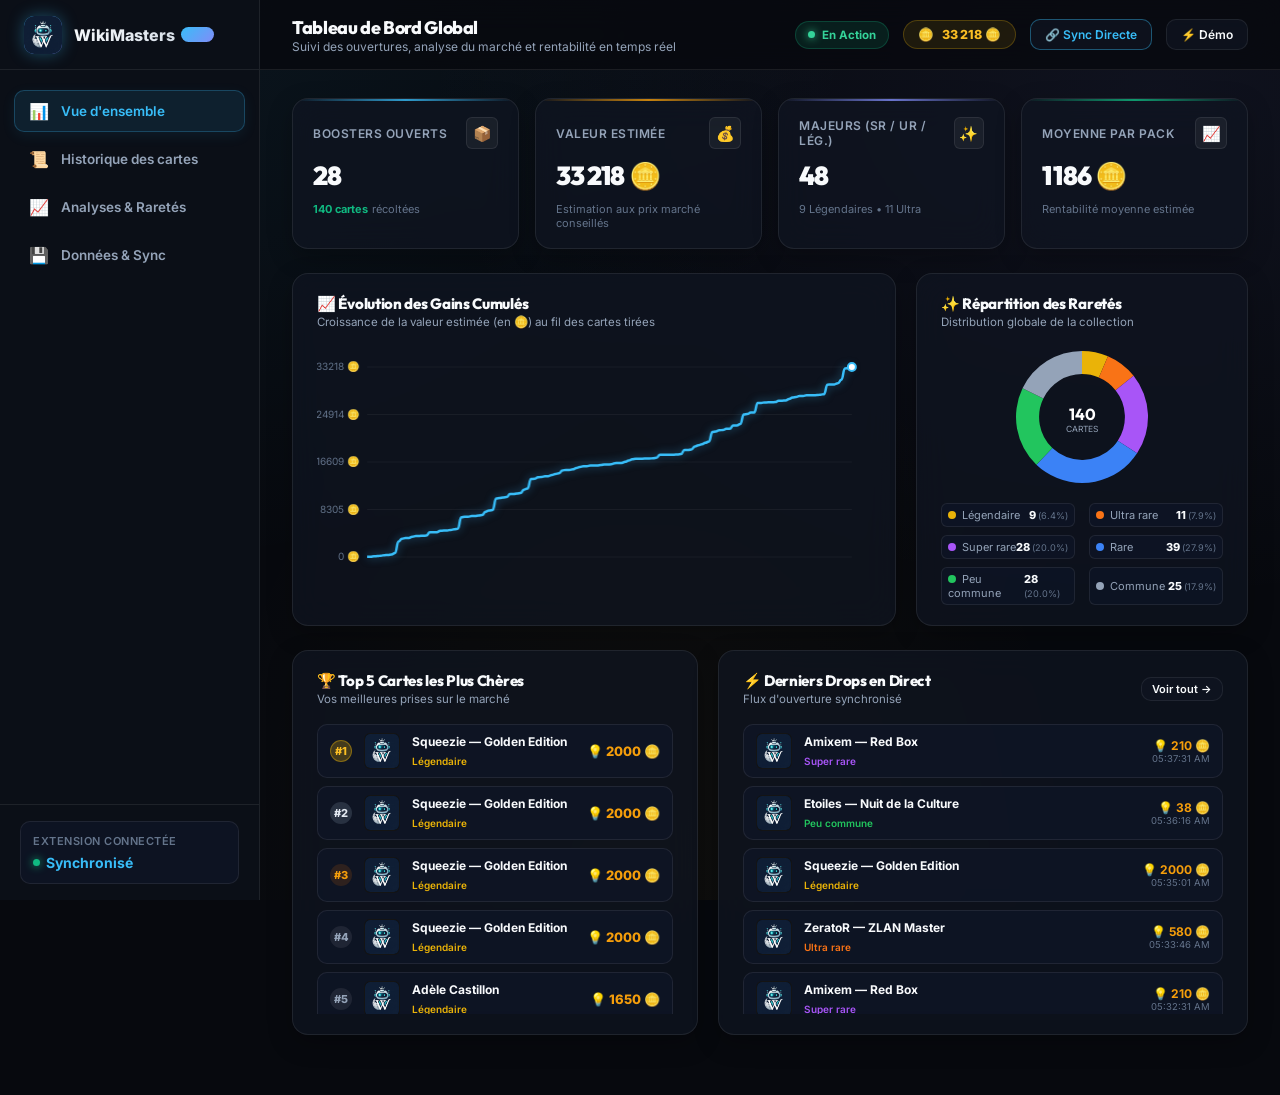
<file: index.html>
<!DOCTYPE html>
<html lang="fr">
<head>
  <meta charset="UTF-8">
  <meta name="viewport" content="width=device-width, initial-scale=1.0">
  <title>WikiMasters PRO — Dashboard & Statistiques</title>
  <meta name="description" content="Dashboard SaaS de suivi, d'analyses statistiques et d'historique en temps réel pour l'extension WikiMasters Auto-Booster Pro.">
  <link rel="stylesheet" href="style.css">
</head>
<body>

  <!-- SIDEBAR LATÉRALE -->
  <aside id="sidebar" class="sidebar">
    <div class="brand-area">
      <div class="brand-logo-wrap">
        <img src="icon.jpg" alt="WikiMasters Pro Logo" onerror="this.style.display='none'">
      </div>
      <div class="brand-title">
        WikiMasters <span class="badge-pro">PRO</span>
      </div>
    </div>

    <ul class="nav-links">
      <li class="nav-item active" data-target="section-overview">
        <a href="#overview">
          <span class="nav-icon">📊</span>
          <span>Vue d'ensemble</span>
        </a>
      </li>
      <li class="nav-item" data-target="section-history">
        <a href="#history">
          <span class="nav-icon">📜</span>
          <span>Historique des cartes</span>
        </a>
      </li>
      <li class="nav-item" data-target="section-analytics">
        <a href="#analytics">
          <span class="nav-icon">📈</span>
          <span>Analyses & Raretés</span>
        </a>
      </li>
      <li class="nav-item" data-target="section-data">
        <a href="#data">
          <span class="nav-icon">💾</span>
          <span>Données & Sync</span>
        </a>
      </li>
    </ul>

    <div class="sidebar-footer">
      <div class="sidebar-card-stat">
        <span class="sidebar-card-title">Extension Connectée</span>
        <span id="sidebarSyncStatus" class="sidebar-card-val">
          <span class="status-dot-pulse" style="color: var(--accent-emerald);"></span> Synchronisé
        </span>
      </div>
    </div>
  </aside>

  <!-- MAIN WRAPPER -->
  <div class="main-wrapper">

    <!-- TOP HEADER -->
    <header class="top-header">
      <div class="header-left">
        <button id="mobileMenuBtn" class="mobile-toggle-btn" aria-label="Menu Mobile">☰</button>
        <div class="page-title-area">
          <h2 id="currentPageTitle">Tableau de Bord Global</h2>
          <p id="currentPageSubtitle">Suivi des ouvertures, analyse du marché et rentabilité en temps réel</p>
        </div>
      </div>

      <div class="header-right">
        <div id="headerBotStatus" class="status-pill">
          <span class="status-dot-pulse"></span>
          <span id="botStatusText">Bot Prêt</span>
        </div>

        <div class="balance-chip" title="Valeur totale estimée des cartes farmées">
          <span>🪙</span>
          <span id="headerTotalBalance">0 🪙</span>
        </div>

        <button id="btnHeaderDirectSync" class="header-action-btn" style="border-color: rgba(56, 189, 248, 0.4); color: var(--accent-cyan);" title="Synchroniser directement les données avec l'extension Chrome">
          <span>🔗 Sync Directe</span>
        </button>

        <button id="btnQuickDemo" class="header-action-btn" title="Charger un jeu de données de test réaliste">
          <span>⚡ Démo</span>
        </button>
      </div>
    </header>

    <!-- CONTENT AREA -->
    <main class="content-area">

      <!-- ====================================================================
           SECTION 1 : VUE D'ENSEMBLE (OVERVIEW)
           ==================================================================== -->
      <section id="section-overview" class="dashboard-section active">

        <!-- KPI CARDS GRID -->
        <div class="kpi-grid">
          <!-- KPI 1 : Boosters -->
          <div class="kpi-card kpi-packs">
            <div class="kpi-header">
              <span class="kpi-title">Boosters Ouverts</span>
              <div class="kpi-icon-wrap">📦</div>
            </div>
            <div class="kpi-value-row">
              <span id="kpiTotalPacks" class="kpi-value">0</span>
            </div>
            <div class="kpi-subtext">
              <span class="kpi-badge-positive" id="kpiCardsRatio">0 cartes</span> récoltées
            </div>
          </div>

          <!-- KPI 2 : Valeur Totale -->
          <div class="kpi-card kpi-value-card">
            <div class="kpi-header">
              <span class="kpi-title">Valeur Estimée</span>
              <div class="kpi-icon-wrap">💰</div>
            </div>
            <div class="kpi-value-row">
              <span id="kpiTotalValue" class="kpi-value">0 🪙</span>
            </div>
            <div class="kpi-subtext">
              Estimation aux prix marché conseillés
            </div>
          </div>

          <!-- KPI 3 : Cartes Rares+ -->
          <div class="kpi-card kpi-drops">
            <div class="kpi-header">
              <span class="kpi-title">Majeurs (SR / UR / Lég.)</span>
              <div class="kpi-icon-wrap">✨</div>
            </div>
            <div class="kpi-value-row">
              <span id="kpiMajorDrops" class="kpi-value">0</span>
            </div>
            <div class="kpi-subtext" id="kpiLegendaryCount">
              0 Légendaires • 0 Ultra
            </div>
          </div>

          <!-- KPI 4 : Rentabilité Moyenne -->
          <div class="kpi-card kpi-roi">
            <div class="kpi-header">
              <span class="kpi-title">Moyenne par Pack</span>
              <div class="kpi-icon-wrap">📈</div>
            </div>
            <div class="kpi-value-row">
              <span id="kpiAvgPackValue" class="kpi-value">0 🪙</span>
            </div>
            <div class="kpi-subtext">
              Rentabilité moyenne estimée
            </div>
          </div>
        </div>

        <!-- CHARTS ROW -->
        <div class="charts-grid-row">
          <!-- Graphique 1 : Évolution des Gains & Packs -->
          <div class="glass-panel">
            <div class="panel-header">
              <div class="panel-title-area">
                <h3>📈 Évolution des Gains Cumulés</h3>
                <p class="panel-subtitle">Croissance de la valeur estimée (en 🪙) au fil des cartes tirées</p>
              </div>
            </div>
            <div class="canvas-chart-wrap">
              <canvas id="evolutionChartCanvas"></canvas>
            </div>
          </div>

          <!-- Graphique 2 : Répartition des Raretés (Donut) -->
          <div class="glass-panel">
            <div class="panel-header">
              <div class="panel-title-area">
                <h3>✨ Répartition des Raretés</h3>
                <p class="panel-subtitle">Distribution globale de la collection</p>
              </div>
            </div>
            <div class="donut-chart-container">
              <div style="width: 140px; height: 140px; position: relative;">
                <canvas id="rarityDonutCanvas"></canvas>
              </div>
              <div id="donutLegend" class="donut-legend">
                <!-- Généré dynamiquement en JS -->
              </div>
            </div>
          </div>
        </div>

        <!-- BOTTOM ROW : LEADERBOARD & RECENT DROPS -->
        <div class="bottom-grid-row">
          <!-- Top Cartes les plus Chères -->
          <div class="glass-panel">
            <div class="panel-header">
              <div class="panel-title-area">
                <h3>🏆 Top 5 Cartes les Plus Chères</h3>
                <p class="panel-subtitle">Vos meilleures prises sur le marché</p>
              </div>
            </div>
            <div id="topValuableCardsList" class="top-cards-list">
              <div style="color: var(--text-dim); font-size: 12px; text-align: center; padding: 20px;">
                Aucune carte enregistrée
              </div>
            </div>
          </div>

          <!-- 5 Derniers Drops en Direct -->
          <div class="glass-panel">
            <div class="panel-header">
              <div class="panel-title-area">
                <h3>⚡ Derniers Drops en Direct</h3>
                <p class="panel-subtitle">Flux d'ouverture synchronisé</p>
              </div>
              <a href="#history" class="header-action-btn nav-switch-link" style="text-decoration: none; padding: 4px 10px; font-size: 11px;">
                Voir tout →
              </a>
            </div>
            <div id="recentOverviewList" class="top-cards-list">
              <div style="color: var(--text-dim); font-size: 12px; text-align: center; padding: 20px;">
                Aucune carte dans l'historique
              </div>
            </div>
          </div>
        </div>

      </section>

      <!-- ====================================================================
           SECTION 2 : HISTORIQUE COMPLET DES CARTES
           ==================================================================== -->
      <section id="section-history" class="dashboard-section">
        <div class="glass-panel">
          <div class="panel-header">
            <div class="panel-title-area">
              <h3>📜 Historique Intégral des Cartes Récoltées</h3>
              <p class="panel-subtitle">Recherche, filtrage par rareté et consultation des prix du marché</p>
            </div>
            <span id="historyTotalCountBadge" class="badge-pro" style="padding: 4px 10px; font-size: 11px;">
              0 Cartes
            </span>
          </div>

          <!-- CONTROLS BAR -->
          <div class="table-controls-bar">
            <div class="search-box-wrap">
              <span class="search-icon">🔍</span>
              <input type="text" id="historySearchInput" class="search-input" placeholder="Rechercher par nom de carte...">
            </div>

            <div class="filter-pills-row">
              <button class="filter-pill active" data-rarity="ALL">Toutes</button>
              <button class="filter-pill" data-rarity="Légendaire" style="border-color: rgba(234, 179, 8, 0.4); color: #fbbf24;">Légendaire</button>
              <button class="filter-pill" data-rarity="Ultra rare" style="border-color: rgba(249, 115, 22, 0.4); color: #fb923c;">Ultra rare</button>
              <button class="filter-pill" data-rarity="Super rare" style="border-color: rgba(168, 85, 247, 0.4); color: #c084fc;">Super rare</button>
              <button class="filter-pill" data-rarity="Rare" style="border-color: rgba(59, 130, 246, 0.4); color: #60a5fa;">Rare</button>
              <button class="filter-pill" data-rarity="Peu commune" style="border-color: rgba(34, 197, 94, 0.4); color: #4ade80;">Peu commune</button>
              <button class="filter-pill" data-rarity="Commune" style="border-color: rgba(148, 163, 184, 0.4); color: #94a3b8;">Commune</button>
            </div>
          </div>

          <!-- TABLE -->
          <div class="table-responsive">
            <table class="data-table">
              <thead>
                <tr>
                  <th>Carte</th>
                  <th>Rareté</th>
                  <th>Prix Conseillé</th>
                  <th>Min Marché</th>
                  <th>Moyenne</th>
                  <th>Max Marché</th>
                  <th>Heure</th>
                </tr>
              </thead>
              <tbody id="historyTableBody">
                <tr>
                  <td colspan="7" style="text-align: center; color: var(--text-dim); padding: 30px;">
                    Aucune carte ne correspond aux critères
                  </td>
                </tr>
              </tbody>
            </table>
          </div>

          <!-- PAGINATION -->
          <div class="pagination-row">
            <span id="paginationInfoText">Affichage de 0 à 0 sur 0 cartes</span>
            <div class="pagination-btns">
              <button id="btnPrevPage" class="page-btn" disabled>← Précédent</button>
              <button id="btnNextPage" class="page-btn" disabled>Suivant →</button>
            </div>
          </div>
        </div>
      </section>

      <!-- ====================================================================
           SECTION 3 : ANALYSES & RARETÉS
           ==================================================================== -->
      <section id="section-analytics" class="dashboard-section">
        <div class="charts-grid-row">
          <!-- Paliers de Prix -->
          <div class="glass-panel">
            <div class="panel-header">
              <div class="panel-title-area">
                <h3>💰 Distribution des Valeurs de Revente</h3>
                <p class="panel-subtitle">Nombre de cartes par palier de prix (en 🪙)</p>
              </div>
            </div>
            <div class="canvas-chart-wrap">
              <canvas id="priceTiersChartCanvas"></canvas>
            </div>
          </div>

          <!-- Analyse des taux de drop -->
          <div class="glass-panel">
            <div class="panel-header">
              <div class="panel-title-area">
                <h3>🎯 Taux de Drop Observés</h3>
                <p class="panel-subtitle">Fréquence réelle vs raretés tirées</p>
              </div>
            </div>
            <div id="dropRatesList" style="display: flex; flex-direction: column; gap: 10px; margin-top: 6px;">
              <!-- Rempli dynamiquement en JS -->
            </div>
          </div>
        </div>
      </section>

      <!-- ====================================================================
           SECTION 4 : GESTION DES DONNÉES & IMPORT / EXPORT
           ==================================================================== -->
      <section id="section-data" class="dashboard-section">
        
        <!-- CARTE DE LIAISON DIRECTE EXTERNALLY_CONNECTABLE -->
        <div class="glass-panel" style="margin-bottom: 20px; border-color: rgba(56, 189, 248, 0.25);">
          <div class="panel-header">
            <div class="panel-title-area">
              <h3>🔗 Liaison Directe Extension Chrome (externally_connectable)</h3>
              <p class="panel-subtitle">Synchronisez en 1 clic les données sans passer par un export manuel de fichier</p>
            </div>
            <div id="directSyncStatusIndicator" class="status-pill offline">
              <span class="status-dot-pulse"></span>
              <span id="directSyncStatusText">Non Connecté</span>
            </div>
          </div>

          <div style="display: grid; grid-template-columns: 1.5fr 1fr; gap: 16px; align-items: center;">
            <div>
              <label style="font-size: 11px; font-weight: 700; color: var(--text-muted); display: block; margin-bottom: 6px;">
                ID de votre Extension Chrome (disponible sur <code style="color: var(--accent-cyan);">chrome://extensions</code>) :
              </label>
              <div style="display: flex; gap: 8px;">
                <input type="text" id="extensionIdInput" class="search-input" placeholder="Ex: eabjclflidknhplgckbjnhkplmjnpeba" style="padding-left: 12px;">
                <button id="btnSaveExtensionId" class="btn-secondary" style="white-space: nowrap;">
                  💾 Sauvegarder
                </button>
              </div>
              <p style="font-size: 10.5px; color: var(--text-dim); margin-top: 6px;">
                💡 <i>L'ID de l'extension est sauvegardé automatiquement dans votre navigateur pour vos prochaines sessions.</i>
              </p>
            </div>

            <div style="display: flex; flex-direction: column; gap: 8px;">
              <button id="btnDirectSyncNow" class="btn-primary" style="justify-content: center;">
                <span>⚡ Synchroniser Maintenant</span>
              </button>
              <label style="display: flex; align-items: center; gap: 8px; font-size: 11.5px; color: var(--text-muted); cursor: pointer;">
                <input type="checkbox" id="autoSyncCheckbox">
                <span>Synchronisation automatique continue (toutes les 5s)</span>
              </label>
            </div>
          </div>
        </div>

        <div class="data-tools-grid">

          <!-- Carte 1 : Importer des données -->
          <div class="glass-panel">
            <div class="panel-header">
              <div class="panel-title-area">
                <h3>📥 Importer des Données de l'Extension</h3>
                <p class="panel-subtitle">Glissez un fichier JSON exporté ou collez le JSON brut ci-dessous</p>
              </div>
            </div>

            <div id="dropZone" class="dropzone-area">
              <div class="dropzone-icon">📁</div>
              <span style="font-size: 13px; font-weight: 700;">Glissez votre sauvegarde JSON ici</span>
              <span style="font-size: 11px; color: var(--text-dim);">ou cliquez pour parcourir vos fichiers</span>
              <input type="file" id="fileInput" accept=".json,.csv" style="display: none;">
            </div>

            <textarea id="rawJsonInput" class="raw-json-textarea" placeholder="Collez ici votre JSON (ex: pulledCardsHistory, totalSessionStats...)"></textarea>

            <div class="actions-row-grid">
              <button id="btnApplyRawJson" class="btn-primary">
                <span>⚡ Charger le JSON</span>
              </button>
              <button id="btnGenerateDemoData" class="btn-secondary">
                <span>🎲 Données Démo</span>
              </button>
            </div>
          </div>

          <!-- Carte 2 : Exporter et Réinitialiser -->
          <div class="glass-panel">
            <div class="panel-header">
              <div class="panel-title-area">
                <h3>📤 Exporter & Sauvegarder</h3>
                <p class="panel-subtitle">Téléchargez vos statistiques au format CSV ou JSON</p>
              </div>
            </div>

            <p style="font-size: 12px; color: var(--text-muted); line-height: 1.6; margin-bottom: 16px;">
              Toutes les données de ce tableau de bord sont stockées localement dans votre navigateur (<b>localStorage</b>) et ne transitent par aucun serveur externe.
            </p>

            <div style="display: flex; flex-direction: column; gap: 10px;">
              <button id="btnExportJson" class="btn-secondary" style="justify-content: center;">
                <span>📄 Exporter en JSON complet</span>
              </button>
              <button id="btnExportCsv" class="btn-secondary" style="justify-content: center;">
                <span>📊 Exporter en Tableur CSV</span>
              </button>
              <hr style="border: 0; border-top: 1px solid var(--border); margin: 6px 0;">
              <button id="btnClearAllData" class="btn-danger-soft" style="justify-content: center;">
                <span>🗑️ Effacer toutes les données locales</span>
              </button>
            </div>
          </div>

        </div>
      </section>

    </main>
  </div>

  <!-- MODALE DE DÉTAIL DE CARTE -->
  <div id="cardDetailModal" class="modal-backdrop">
    <div class="card-modal-content">
      <button id="modalCloseBtn" class="modal-close-btn">✕</button>
      
      <div class="modal-card-display">
        <img id="modalCardImg" src="icon.jpg" alt="Carte" class="modal-card-img" onerror="this.src='icon.jpg'">
        <div class="modal-card-details">
          <h3 id="modalCardName">Nom de la carte</h3>
          <span id="modalCardRarityBadge" class="badge-rarity r-commune" style="margin-top: 6px;">Commune</span>
        </div>
      </div>

      <div class="modal-grid-prices">
        <div class="price-item-box">
          <span class="price-item-label">Prix Conseillé</span>
          <span id="modalPriceSuggested" class="price-item-val" style="color: var(--accent-gold);">-</span>
        </div>
        <div class="price-item-box">
          <span class="price-item-label">Prix Minimum</span>
          <span id="modalPriceMin" class="price-item-val">-</span>
        </div>
        <div class="price-item-box">
          <span class="price-item-label">Prix Moyen</span>
          <span id="modalPriceAvg" class="price-item-val">-</span>
        </div>
        <div class="price-item-box">
          <span class="price-item-label">Prix Maximum</span>
          <span id="modalPriceMax" class="price-item-val">-</span>
        </div>
      </div>

      <div style="margin-top: 14px; font-size: 11px; color: var(--text-dim); text-align: right;">
        Obtenue à : <span id="modalCardDate" style="color: var(--text-main); font-weight: 600;">-</span>
      </div>
    </div>
  </div>

  <script src="app.js"></script>
</body>
</html>
</file>
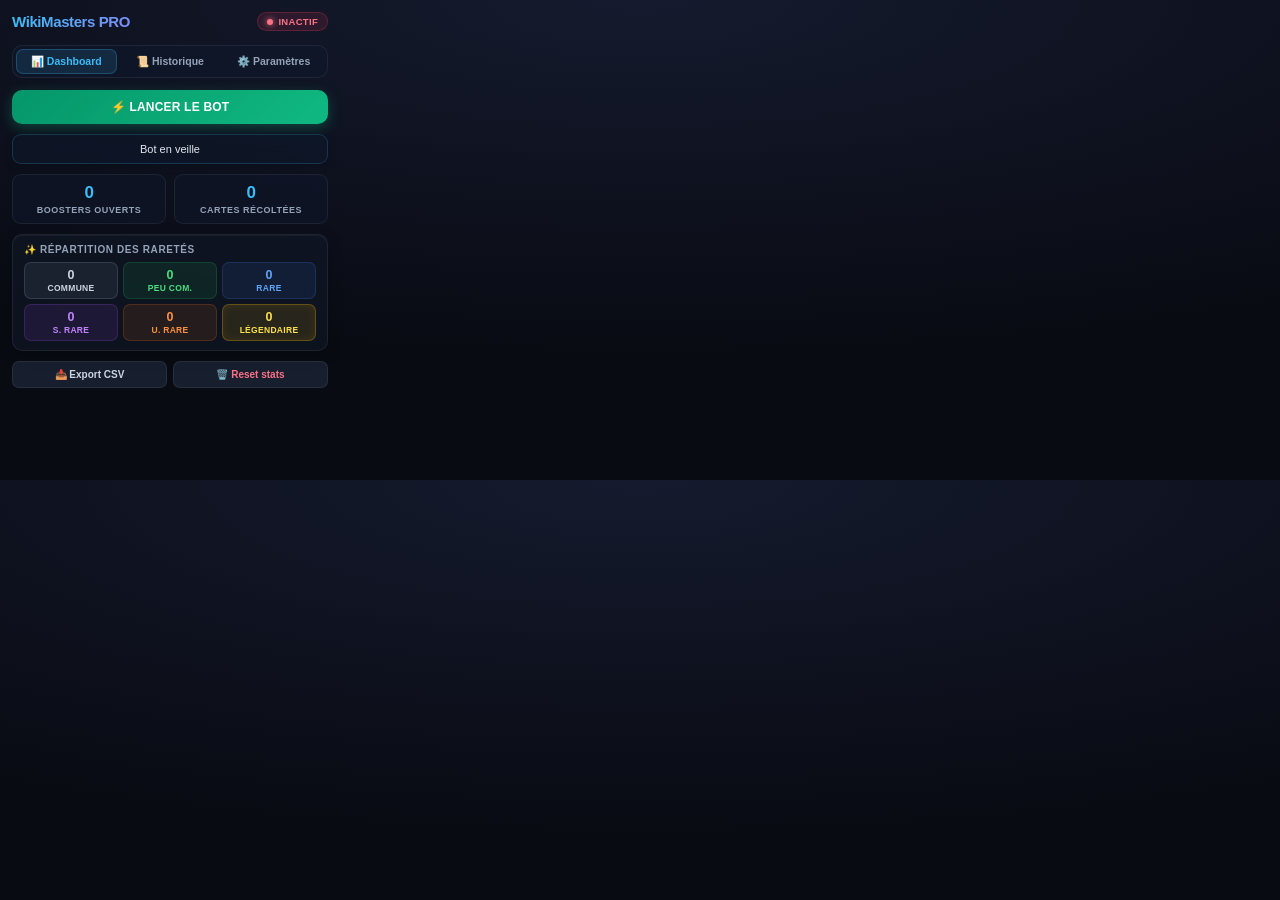
<file: popup.html>
<!DOCTYPE html>
<html lang="fr">
<head>
  <meta charset="UTF-8">
  <title>WikiMasters Bot Pro</title>
  <style>
    :root {
      --bg: #080b12;
      --card-bg: rgba(17, 24, 39, 0.65);
      --card-hover: rgba(26, 36, 56, 0.85);
      --border: rgba(255, 255, 255, 0.07);
      --border-hover: rgba(255, 255, 255, 0.15);
      --accent-cyan: #38bdf8;
      --accent-purple: #818cf8;
      --discord: #5865f2;
      --success: #10b981;
      --danger: #f43f5e;
      --warning: #f59e0b;
      --text: #f8fafc;
      --text-dim: #94a3b8;
      --text-muted: #64748b;

      --c-commune: #94a3b8;
      --c-peu-commune: #22c55e;
      --c-rare: #3b82f6;
      --c-super-rare: #a855f7;
      --c-ultra-rare: #f97316;
      --c-legendaire: #eab308;
    }

    * {
      box-sizing: border-box;
      margin: 0;
      padding: 0;
      font-family: -apple-system, BlinkMacSystemFont, "SF Pro Display", "Inter", "Segoe UI", Roboto, sans-serif;
      user-select: none;
      -webkit-font-smoothing: antialiased;
    }

    body {
      width: 340px;
      background: radial-gradient(130% 100% at 50% 0%, #151a2e 0%, #080b12 75%);
      color: var(--text);
      padding: 12px;
      min-height: 480px;
    }

    /* En-tête */
    .header {
      display: flex;
      align-items: center;
      justify-content: space-between;
      margin-bottom: 12px;
      padding-bottom: 2px;
    }

    .title-group h1 {
      font-size: 15px;
      font-weight: 800;
      letter-spacing: -0.4px;
      background: linear-gradient(135deg, #38bdf8 0%, #818cf8 100%);
      -webkit-background-clip: text;
      -webkit-text-fill-color: transparent;
      display: flex;
      align-items: center;
      gap: 6px;
    }

    .status-badge {
      display: inline-flex;
      align-items: center;
      gap: 5px;
      font-size: 9.5px;
      font-weight: 700;
      letter-spacing: 0.3px;
      padding: 3px 9px;
      border-radius: 9999px;
      background: rgba(244, 63, 94, 0.12);
      color: #fb7185;
      border: 1px solid rgba(244, 63, 94, 0.25);
      transition: all 0.3s cubic-bezier(0.4, 0, 0.2, 1);
    }

    .status-badge.active {
      background: rgba(16, 185, 129, 0.12);
      color: #34d399;
      border-color: rgba(16, 185, 129, 0.25);
    }

    .status-badge.break {
      background: rgba(245, 158, 11, 0.12);
      color: #fbbf24;
      border-color: rgba(245, 158, 11, 0.25);
    }

    .status-dot {
      width: 6px;
      height: 6px;
      border-radius: 50%;
      background: currentColor;
      box-shadow: 0 0 6px currentColor;
    }

    /* Barre d'onglets façon Segmented Control */
    .tabs-nav {
      display: flex;
      gap: 3px;
      background: rgba(15, 23, 42, 0.7);
      padding: 3px;
      border-radius: 10px;
      margin-bottom: 12px;
      border: 1px solid var(--border);
      backdrop-filter: blur(12px);
      -webkit-backdrop-filter: blur(12px);
    }

    .tab-btn {
      flex: 1;
      padding: 6px 0;
      background: transparent;
      border: none;
      border-radius: 7px;
      color: var(--text-dim);
      font-size: 10.5px;
      font-weight: 600;
      cursor: pointer;
      transition: all 0.2s cubic-bezier(0.4, 0, 0.2, 1);
      text-align: center;
    }

    .tab-btn.active {
      background: rgba(56, 189, 248, 0.12);
      color: var(--accent-cyan);
      font-weight: 700;
      box-shadow: inset 0 0 0 1px rgba(56, 189, 248, 0.25);
    }

    .tab-btn:hover:not(.active) {
      color: var(--text);
      background: rgba(255, 255, 255, 0.03);
    }

    .tab-content {
      display: none;
    }

    .tab-content.active {
      display: block;
      animation: fadeIn 0.25s ease;
    }

    @keyframes fadeIn {
      from { opacity: 0; transform: translateY(2px); }
      to { opacity: 1; transform: translateY(0); }
    }

    /* Bouton d'action principal */
    .toggle-main {
      width: 100%;
      padding: 10px;
      border-radius: 10px;
      border: none;
      font-size: 12px;
      font-weight: 700;
      letter-spacing: 0.2px;
      cursor: pointer;
      display: flex;
      align-items: center;
      justify-content: center;
      gap: 8px;
      box-shadow: 0 4px 14px rgba(0, 0, 0, 0.35);
      transition: all 0.2s cubic-bezier(0.4, 0, 0.2, 1);
      margin-bottom: 10px;
    }

    .toggle-main.inactive {
      background: linear-gradient(135deg, #059669 0%, #10b981 100%);
      color: white;
      box-shadow: 0 4px 14px rgba(16, 185, 129, 0.3);
    }

    .toggle-main.inactive:hover {
      box-shadow: 0 6px 20px rgba(16, 185, 129, 0.45);
      transform: translateY(-1px);
    }

    .toggle-main.active {
      background: linear-gradient(135deg, #e11d48 0%, #f43f5e 100%);
      color: white;
      box-shadow: 0 4px 14px rgba(244, 63, 94, 0.3);
    }

    .toggle-main.active:hover {
      box-shadow: 0 6px 20px rgba(244, 63, 94, 0.45);
      transform: translateY(-1px);
    }

    /* Cartes en verre dépoli */
    .glass-card {
      background: var(--card-bg);
      backdrop-filter: blur(16px);
      -webkit-backdrop-filter: blur(16px);
      border: 1px solid var(--border);
      box-shadow: 0 4px 16px -2px rgba(0, 0, 0, 0.3), inset 0 1px 1px 0 rgba(255, 255, 255, 0.05);
      border-radius: 10px;
      padding: 9px 11px;
      margin-bottom: 10px;
    }

    .cycle-live-card {
      background: rgba(15, 23, 42, 0.65);
      border: 1px solid rgba(56, 189, 248, 0.2);
      border-radius: 9px;
      padding: 8px 10px;
      margin-bottom: 10px;
      font-size: 11px;
      text-align: center;
      color: #e2e8f0;
      backdrop-filter: blur(12px);
      -webkit-backdrop-filter: blur(12px);
      box-shadow: 0 2px 10px rgba(0, 0, 0, 0.2);
    }

    .cycle-live-card.break-mode {
      border-color: rgba(245, 158, 11, 0.3);
      color: #fde68a;
      background: rgba(245, 158, 11, 0.08);
    }

    .cycle-live-card b {
      color: var(--accent-cyan);
    }

    .cycle-live-card.break-mode b {
      color: var(--warning);
    }

    /* Grille de stats */
    .stats-grid {
      display: grid;
      grid-template-columns: 1fr 1fr;
      gap: 8px;
      margin-bottom: 10px;
    }

    .stat-item {
      background: rgba(15, 23, 42, 0.6);
      border: 1px solid var(--border);
      border-radius: 9px;
      padding: 8px 6px;
      text-align: center;
      transition: border-color 0.2s;
    }

    .stat-item:hover {
      border-color: var(--border-hover);
    }

    .stat-num {
      font-size: 17px;
      font-weight: 800;
      color: var(--accent-cyan);
      letter-spacing: -0.5px;
    }

    .stat-label {
      font-size: 9px;
      font-weight: 600;
      text-transform: uppercase;
      letter-spacing: 0.5px;
      color: var(--text-dim);
      margin-top: 2px;
    }

    /* Grille de raretés */
    .rarity-grid {
      display: grid;
      grid-template-columns: repeat(3, 1fr);
      gap: 5px;
      margin-top: 6px;
    }

    .rarity-card {
      border-radius: 7px;
      padding: 5px 4px;
      text-align: center;
      transition: transform 0.15s ease;
    }

    .rarity-card:hover {
      transform: translateY(-1px);
    }

    .rarity-val {
      font-size: 12.5px;
      font-weight: 800;
    }

    .rarity-lbl {
      font-size: 8.5px;
      font-weight: 700;
      text-transform: uppercase;
      letter-spacing: 0.3px;
      margin-top: 1px;
    }

    .rc-commune { background: rgba(148, 163, 184, 0.1); border: 1px solid rgba(148, 163, 184, 0.2); color: #cbd5e1; }
    .rc-peu-commune { background: rgba(34, 197, 94, 0.1); border: 1px solid rgba(34, 197, 94, 0.2); color: #4ade80; }
    .rc-rare { background: rgba(59, 130, 246, 0.1); border: 1px solid rgba(59, 130, 246, 0.2); color: #60a5fa; }
    .rc-super-rare { background: rgba(168, 85, 247, 0.1); border: 1px solid rgba(168, 85, 247, 0.2); color: #c084fc; }
    .rc-ultra-rare { background: rgba(249, 115, 22, 0.1); border: 1px solid rgba(249, 115, 22, 0.2); color: #fb923c; }
    .rc-legendaire { background: rgba(234, 179, 8, 0.12); border: 1px solid rgba(234, 179, 8, 0.3); color: #fde047; box-shadow: inset 0 0 8px rgba(234, 179, 8, 0.1); }

    .section-title {
      font-size: 10px;
      font-weight: 700;
      color: var(--text-dim);
      text-transform: uppercase;
      letter-spacing: 0.6px;
      margin-bottom: 7px;
      display: flex;
      align-items: center;
      justify-content: space-between;
    }

    /* Onglet Live Feed */
    .live-action-card {
      background: rgba(15, 23, 42, 0.75);
      border: 1px solid rgba(56, 189, 248, 0.25);
      border-radius: 9px;
      padding: 8px 11px;
      margin-bottom: 10px;
      box-shadow: 0 4px 14px rgba(0, 0, 0, 0.25);
      backdrop-filter: blur(12px);
    }

    .live-action-header {
      display: flex;
      align-items: center;
      gap: 6px;
      font-size: 9px;
      font-weight: 800;
      letter-spacing: 0.6px;
      color: var(--accent-cyan);
      margin-bottom: 3px;
    }

    .pulse-dot {
      width: 7px;
      height: 7px;
      border-radius: 50%;
      background: #10b981;
      box-shadow: 0 0 8px #10b981;
      animation: pulse 1.6s infinite ease-in-out;
    }

    @keyframes pulse {
      0%, 100% { transform: scale(1); opacity: 1; }
      50% { transform: scale(1.3); opacity: 0.6; }
    }

    .live-action-text {
      font-size: 11.5px;
      font-weight: 700;
      color: #f1f5f9;
    }

    .feed-badge {
      background: rgba(56, 189, 248, 0.12);
      color: var(--accent-cyan);
      padding: 1px 7px;
      border-radius: 9999px;
      font-size: 8.5px;
      font-weight: 700;
      border: 1px solid rgba(56, 189, 248, 0.2);
    }

    .live-feed-list {
      max-height: 290px;
      overflow-y: auto;
      display: flex;
      flex-direction: column;
      gap: 6px;
      padding-right: 2px;
    }

    .live-feed-list::-webkit-scrollbar {
      width: 3px;
    }

    .live-feed-list::-webkit-scrollbar-track {
      background: rgba(15, 23, 42, 0.3);
      border-radius: 4px;
    }

    .live-feed-list::-webkit-scrollbar-thumb {
      background: rgba(56, 189, 248, 0.3);
      border-radius: 4px;
    }

    .feed-item {
      display: flex;
      align-items: center;
      gap: 9px;
      background: rgba(15, 23, 42, 0.65);
      border: 1px solid var(--border);
      border-radius: 9px;
      padding: 7px 9px;
      transition: all 0.2s cubic-bezier(0.4, 0, 0.2, 1);
    }

    .feed-item:hover {
      background: var(--card-hover);
      border-color: var(--border-hover);
      transform: translateY(-1px);
      box-shadow: 0 4px 12px rgba(0, 0, 0, 0.3);
    }

    .border-commune { border-left: 3px solid var(--c-commune); }
    .border-peu-commune { border-left: 3px solid var(--c-peu-commune); }
    .border-rare { border-left: 3px solid var(--c-rare); }
    .border-super-rare { border-left: 3px solid var(--c-super-rare); }
    .border-ultra-rare { border-left: 3px solid var(--c-ultra-rare); }
    .border-legendaire { border-left: 3px solid var(--c-legendaire); box-shadow: inset 0 0 10px rgba(234, 179, 8, 0.12); }

    .feed-img-wrap {
      width: 40px;
      height: 40px;
      border-radius: 6px;
      background: #060911;
      border: 1px solid rgba(255, 255, 255, 0.08);
      overflow: hidden;
      flex-shrink: 0;
      display: flex;
      align-items: center;
      justify-content: center;
    }

    .feed-img {
      width: 100%;
      height: 100%;
      object-fit: cover;
    }

    .feed-details {
      flex: 1;
      min-width: 0;
      display: flex;
      flex-direction: column;
      gap: 2px;
    }

    .feed-top-row {
      display: flex;
      align-items: baseline;
      justify-content: space-between;
      gap: 4px;
    }

    .feed-card-name {
      font-size: 11px;
      font-weight: 700;
      color: #fff;
      white-space: nowrap;
      overflow: hidden;
      text-overflow: ellipsis;
    }

    .feed-time {
      font-size: 8.5px;
      color: var(--text-muted);
      font-variant-numeric: tabular-nums;
      flex-shrink: 0;
    }

    .feed-bottom-row {
      display: flex;
      align-items: center;
      justify-content: space-between;
      margin-top: 1px;
    }

    .feed-rarity-tag {
      font-size: 8.5px;
      font-weight: 700;
      text-transform: uppercase;
      padding: 1px 5px;
      border-radius: 4px;
      letter-spacing: 0.2px;
    }

    .fr-commune { background: rgba(148, 163, 184, 0.15); color: #cbd5e1; }
    .fr-peu-commune { background: rgba(34, 197, 94, 0.15); color: #4ade80; }
    .fr-rare { background: rgba(59, 130, 246, 0.15); color: #60a5fa; }
    .fr-super-rare { background: rgba(168, 85, 247, 0.15); color: #c084fc; }
    .fr-ultra-rare { background: rgba(249, 115, 22, 0.15); color: #fb923c; }
    .fr-legendaire { background: rgba(234, 179, 8, 0.2); color: #fde047; }

    .feed-price {
      font-size: 10px;
      font-weight: 800;
      color: #fbbf24;
    }

    .empty-feed {
      text-align: center;
      padding: 34px 10px;
      font-size: 11px;
      color: var(--text-muted);
    }

    /* Formulaires & Paramètres */
    .settings-grid {
      display: flex;
      flex-direction: column;
      gap: 5px;
    }

    .setting-row {
      display: grid;
      grid-template-columns: 95px 1fr 14px 1fr;
      align-items: center;
      gap: 4px;
    }

    .row-label {
      font-size: 10.5px;
      color: #cbd5e1;
    }

    .input-box {
      width: 100%;
      background: rgba(10, 15, 26, 0.85);
      border: 1px solid var(--border);
      border-radius: 6px;
      padding: 5px 4px;
      font-size: 10px;
      color: #fff;
      text-align: center;
      outline: none;
      transition: all 0.2s;
    }

    .input-box:focus {
      border-color: var(--accent-cyan);
      box-shadow: 0 0 0 2px rgba(56, 189, 248, 0.15);
    }

    .unit-sep {
      color: var(--text-muted);
      font-size: 10px;
      text-align: center;
    }

    .switch-container {
      display: flex;
      align-items: center;
      justify-content: space-between;
      margin-bottom: 6px;
      padding-bottom: 5px;
      border-bottom: 1px solid var(--border);
    }

    .switch-label {
      font-size: 10.5px;
      font-weight: 600;
      color: #e2e8f0;
    }

    .switch {
      position: relative;
      display: inline-block;
      width: 30px;
      height: 16px;
    }

    .switch input { opacity: 0; width: 0; height: 0; }

    .slider {
      position: absolute;
      cursor: pointer;
      top: 0; left: 0; right: 0; bottom: 0;
      background-color: #334155;
      transition: .25s cubic-bezier(0.4, 0, 0.2, 1);
      border-radius: 16px;
    }

    .slider:before {
      position: absolute;
      content: "";
      height: 10px;
      width: 10px;
      left: 3px;
      bottom: 3px;
      background-color: white;
      transition: .25s cubic-bezier(0.4, 0, 0.2, 1);
      border-radius: 50%;
    }

    input:checked + .slider { background-color: #10b981; }
    input:checked + .slider:before { transform: translateX(14px); }

    .disabled-group {
      opacity: 0.35;
      pointer-events: none;
    }

    .text-input {
      width: 100%;
      background: rgba(10, 15, 26, 0.85);
      border: 1px solid var(--border);
      border-radius: 6px;
      padding: 6px 8px;
      font-size: 10px;
      color: #fff;
      outline: none;
      margin-bottom: 5px;
      transition: all 0.2s;
    }

    .text-input:focus {
      border-color: var(--accent-purple);
      box-shadow: 0 0 0 2px rgba(129, 140, 248, 0.15);
    }

    .thread-grid {
      display: grid;
      grid-template-columns: 85px 1fr;
      gap: 4px;
      align-items: center;
    }

    .thread-label {
      font-size: 10px;
      font-weight: 700;
    }

    .btn-row { display: flex; gap: 6px; }

    .btn-action {
      flex: 1;
      padding: 7px 8px;
      background: rgba(30, 41, 59, 0.7);
      border: 1px solid var(--border);
      border-radius: 7px;
      color: #cbd5e1;
      font-size: 10px;
      font-weight: 600;
      cursor: pointer;
      display: flex;
      align-items: center;
      justify-content: center;
      gap: 4px;
      transition: all 0.2s;
    }

    .btn-action:hover {
      background: rgba(51, 65, 85, 0.85);
      color: #fff;
      border-color: var(--border-hover);
    }

    .btn-save {
      background: linear-gradient(135deg, rgba(6, 182, 212, 0.25), rgba(139, 92, 246, 0.25));
      border-color: rgba(139, 92, 246, 0.4);
      color: #38bdf8;
      margin-top: 6px;
      font-weight: 700;
    }

    .btn-save:hover {
      border-color: rgba(139, 92, 246, 0.7);
      color: #fff;
      box-shadow: 0 0 12px rgba(139, 92, 246, 0.3);
    }

    .btn-danger { color: #fb7185; }
    .btn-danger:hover {
      background: rgba(244, 63, 94, 0.15);
      border-color: rgba(244, 63, 94, 0.4);
    }
  </style>
</head>
<body>

  <div class="header">
    <div class="title-group">
      <h1>WikiMasters PRO</h1>
    </div>
    <div id="statusBadge" class="status-badge">
      <span class="status-dot"></span>
      <span id="statusText">INACTIF</span>
    </div>
  </div>

  <div class="tabs-nav">
    <button class="tab-btn active" data-tab="tab-dashboard">📊 Dashboard</button>
    <button class="tab-btn" data-tab="tab-feed">📜 Historique</button>
    <button class="tab-btn" data-tab="tab-settings">⚙️ Paramètres</button>
  </div>

  <!-- ONGLET 1 : TABLEAU DE BORD -->
  <div id="tab-dashboard" class="tab-content active">
    <button id="toggleBtn" class="toggle-main inactive">
      <span>⚡ LANCER LE BOT</span>
    </button>

    <div id="cycleLiveCard" class="cycle-live-card">
      <span id="cycleLiveText">Bot en veille</span>
    </div>

    <div class="stats-grid">
      <div class="stat-item">
        <div id="packsCount" class="stat-num">0</div>
        <div class="stat-label">Boosters ouverts</div>
      </div>
      <div class="stat-item">
        <div id="cardsCount" class="stat-num">0</div>
        <div class="stat-label">Cartes récoltées</div>
      </div>
    </div>

    <div class="glass-card">
      <div class="section-title">✨ Répartition des Raretés</div>
      <div class="rarity-grid">
        <div class="rarity-card rc-commune">
          <div id="countCommune" class="rarity-val">0</div>
          <div class="rarity-lbl">Commune</div>
        </div>
        <div class="rarity-card rc-peu-commune">
          <div id="countPeuCommune" class="rarity-val">0</div>
          <div class="rarity-lbl">Peu com.</div>
        </div>
        <div class="rarity-card rc-rare">
          <div id="countRare" class="rarity-val">0</div>
          <div class="rarity-lbl">Rare</div>
        </div>
        <div class="rarity-card rc-super-rare">
          <div id="countSuperRare" class="rarity-val">0</div>
          <div class="rarity-lbl">S. Rare</div>
        </div>
        <div class="rarity-card rc-ultra-rare">
          <div id="countUltraRare" class="rarity-val">0</div>
          <div class="rarity-lbl">U. Rare</div>
        </div>
        <div class="rarity-card rc-legendaire">
          <div id="countLegendaire" class="rarity-val">0</div>
          <div class="rarity-lbl">Légendaire</div>
        </div>
      </div>
    </div>

    <div class="btn-row">
      <button id="exportCsvBtn" class="btn-action">📥 Export CSV</button>
      <button id="resetStatsBtn" class="btn-action btn-danger">🗑️ Reset stats</button>
    </div>
  </div>

  <!-- ONGLET 2 : HISTORIQUE & LIVE FEED -->
  <div id="tab-feed" class="tab-content">
    <div id="liveActionCard" class="live-action-card">
      <div class="live-action-header">
        <span class="pulse-dot"></span>
        <span class="live-action-title">ACTION EN COURS</span>
      </div>
      <div id="liveActionText" class="live-action-text">Bot en veille</div>
    </div>

    <div class="section-title" style="margin-top: 6px;">
      <span>⚡ 10 Derniers Drops (Auto & Manuel)</span>
      <span id="feedCountBadge" class="feed-badge">0 cartes</span>
    </div>

    <div id="liveFeedList" class="live-feed-list">
      <div class="empty-feed">Aucune carte capturée pour l'instant</div>
    </div>

    <button id="clearFeedBtn" class="btn-action btn-danger" style="width: 100%; margin-top: 8px;">
      🗑️ Vider l'historique visuel
    </button>
  </div>

  <!-- ONGLET 3 : PARAMÈTRES -->
  <div id="tab-settings" class="tab-content">
    <div class="glass-card">
      <div class="section-title">🔔 Webhook Discord Principal</div>
      <input type="text" id="discordWebhookUrl" class="text-input" placeholder="https://discord.com/api/webhooks/...">
    </div>

    <div class="glass-card">
      <div class="section-title">👤 ID Discord pour Mention (Drops Majeurs & Récap)</div>
      <input type="text" id="discordUserId" class="text-input" placeholder="Ex: 248109823098234890 ou @here">
    </div>

    <div class="glass-card">
      <div class="section-title">☕ ID du Fil / Salon de Statut Bot (Pause & Reprise)</div>
      <input type="text" id="pauseThreadId" class="text-input" placeholder="Ex: 129038102938109283 (Optionnel)">
    </div>

    <!-- ROUTAGE PAR RARETÉ -->
    <div class="glass-card">
      <div class="switch-container">
        <span class="switch-label">✨ Routage par Rareté</span>
        <label class="switch">
          <input type="checkbox" id="rarityRoutingEnabled">
          <span class="slider"></span>
        </label>
      </div>
      <div id="rarityThreadsGroup" class="settings-grid">
        <div class="thread-grid">
          <span class="thread-label" style="color: var(--c-legendaire);">Légendaire</span>
          <input type="text" id="threadLegendaire" class="input-box" placeholder="ID thread" style="text-align: left; padding: 5px 6px;">
        </div>
        <div class="thread-grid">
          <span class="thread-label" style="color: var(--c-ultra-rare);">Ultra rare</span>
          <input type="text" id="threadUltraRare" class="input-box" placeholder="ID thread" style="text-align: left; padding: 5px 6px;">
        </div>
        <div class="thread-grid">
          <span class="thread-label" style="color: var(--c-super-rare);">Super rare</span>
          <input type="text" id="threadSuperRare" class="input-box" placeholder="ID thread" style="text-align: left; padding: 5px 6px;">
        </div>
        <div class="thread-grid">
          <span class="thread-label" style="color: var(--c-rare);">Rare</span>
          <input type="text" id="threadRare" class="input-box" placeholder="ID thread" style="text-align: left; padding: 5px 6px;">
        </div>
        <div class="thread-grid">
          <span class="thread-label" style="color: var(--c-peu-commune);">Peu com.</span>
          <input type="text" id="threadPeuCommune" class="input-box" placeholder="ID thread" style="text-align: left; padding: 5px 6px;">
        </div>
        <div class="thread-grid">
          <span class="thread-label" style="color: var(--c-commune);">Commune</span>
          <input type="text" id="threadCommune" class="input-box" placeholder="ID thread" style="text-align: left; padding: 5px 6px;">
        </div>
      </div>
    </div>

    <!-- ROUTAGE PAR PRIX DU MARCHÉ -->
    <div class="glass-card">
      <div class="switch-container">
        <span class="switch-label">💰 Routage par Prix Marché</span>
        <label class="switch">
          <input type="checkbox" id="priceRoutingEnabled">
          <span class="slider"></span>
        </label>
      </div>
      <div id="priceThreadsGroup" class="settings-grid">
        <div class="thread-grid">
          <span class="thread-label" style="color: #f59e0b;">+1000 🪙</span>
          <input type="text" id="threadTier1000" class="input-box" placeholder="ID thread" style="text-align: left; padding: 5px 6px;">
        </div>
        <div class="thread-grid">
          <span class="thread-label" style="color: #a855f7;">250 - 1000 🪙</span>
          <input type="text" id="threadTier250" class="input-box" placeholder="ID thread" style="text-align: left; padding: 5px 6px;">
        </div>
        <div class="thread-grid">
          <span class="thread-label" style="color: #3b82f6;">100 - 250 🪙</span>
          <input type="text" id="threadTier100" class="input-box" placeholder="ID thread" style="text-align: left; padding: 5px 6px;">
        </div>
        <div class="thread-grid">
          <span class="thread-label" style="color: #22c55e;">50 - 100 🪙</span>
          <input type="text" id="threadTier50" class="input-box" placeholder="ID thread" style="text-align: left; padding: 5px 6px;">
        </div>
        <div class="thread-grid">
          <span class="thread-label" style="color: #94a3b8;">0 - 50 🪙</span>
          <input type="text" id="threadTier0" class="input-box" placeholder="ID thread" style="text-align: left; padding: 5px 6px;">
        </div>
      </div>
    </div>

    <div class="glass-card">
      <div class="section-title">🎯 Cartes Cibles Spécifiques</div>
      <input type="text" id="targetInput" class="text-input" placeholder="Ex: Adèle Castillon, Squeezie...">
    </div>

    <div class="glass-card">
      <div class="section-title">⏱️ Délais & Temporisations</div>
      <div class="settings-grid">
        <div class="setting-row">
          <span class="row-label" title="Temporisation minimale de 1,5s par carte obligatoire">🎲 Clics (ms)</span>
          <input type="number" id="minClickDelay" class="input-box" placeholder="1500" min="1500" value="1500" step="50">
          <span class="unit-sep">à</span>
          <input type="number" id="maxClickDelay" class="input-box" placeholder="2200" min="1500" value="2200" step="50">
        </div>
        <div class="setting-row">
          <span class="row-label">📦 Booster (s)</span>
          <input type="number" id="minBoosterWaitSec" class="input-box" placeholder="Min" step="0.5">
          <span class="unit-sep">à</span>
          <input type="number" id="maxBoosterWaitSec" class="input-box" placeholder="Max" step="0.5">
        </div>
      </div>
    </div>

    <div class="glass-card">
      <div class="switch-container">
        <span class="switch-label">☕ Cycles Farm & Pause</span>
        <label class="switch">
          <input type="checkbox" id="humanCyclesEnabled">
          <span class="slider"></span>
        </label>
      </div>
      <div id="humanCyclesSettings" class="settings-grid">
        <div class="setting-row">
          <span class="row-label">🟢 Farm (min)</span>
          <input type="number" id="minActiveMin" class="input-box" placeholder="Min" step="0.1">
          <span class="unit-sep">à</span>
          <input type="number" id="maxActiveMin" class="input-box" placeholder="Max" step="0.1">
        </div>
        <div class="setting-row">
          <span class="row-label">☕ Pause (min)</span>
          <input type="number" id="minBreakMin" class="input-box" placeholder="Min" step="0.1">
          <span class="unit-sep">à</span>
          <input type="number" id="maxBreakMin" class="input-box" placeholder="Max" step="0.1">
        </div>
      </div>
    </div>

    <button id="saveConfigBtn" class="btn-action btn-save" style="width: 100%;">
      💾 Enregistrer la configuration
    </button>
  </div>

  <script src="popup.js"></script>
</body>
</html>
</file>
<file: style.css>
/* ==========================================================================
   WikiMasters Pro — SaaS Dark Mode Stylesheet
   ========================================================================== */

@import url('https://fonts.googleapis.com/css2?family=Inter:wght@300;400;500;600;700;800&family=Outfit:wght@400;500;600;700;800;900&display=swap');

:root {
  /* Palette de fond & surface */
  --bg-main: #07090e;
  --bg-sidebar: #0b0f17;
  --bg-card: rgba(16, 22, 34, 0.72);
  --bg-card-hover: rgba(23, 32, 48, 0.88);
  --bg-input: rgba(10, 15, 25, 0.8);
  --bg-glass: rgba(255, 255, 255, 0.03);

  /* Bordures */
  --border: rgba(255, 255, 255, 0.08);
  --border-hover: rgba(255, 255, 255, 0.18);
  --border-glow: rgba(56, 189, 248, 0.35);

  /* Accents */
  --accent-cyan: #38bdf8;
  --accent-blue: #3b82f6;
  --accent-purple: #818cf8;
  --accent-indigo: #6366f1;
  --accent-gold: #f59e0b;
  --accent-emerald: #10b981;
  --accent-rose: #f43f5e;

  /* Typographie */
  --text-main: #f8fafc;
  --text-muted: #94a3b8;
  --text-dim: #64748b;

  /* Couleurs de Rareté Officielles */
  --c-commune: #94a3b8;
  --c-peu-commune: #22c55e;
  --c-rare: #3b82f6;
  --c-super-rare: #a855f7;
  --c-ultra-rare: #f97316;
  --c-legendaire: #eab308;

  /* Dimensions */
  --sidebar-w: 260px;
  --header-h: 70px;
  --radius-lg: 16px;
  --radius-md: 10px;
  --radius-sm: 6px;
}

* {
  margin: 0;
  padding: 0;
  box-sizing: border-box;
  font-family: 'Inter', -apple-system, BlinkMacSystemFont, sans-serif;
  -webkit-font-smoothing: antialiased;
}

body {
  background: var(--bg-main);
  background-image: 
    radial-gradient(at 10% 0%, rgba(56, 189, 248, 0.07) 0px, transparent 45%),
    radial-gradient(at 90% 10%, rgba(129, 140, 248, 0.07) 0px, transparent 45%),
    radial-gradient(at 50% 100%, rgba(234, 179, 8, 0.04) 0px, transparent 50%);
  background-attachment: fixed;
  color: var(--text-main);
  min-height: 100vh;
  display: flex;
  overflow-x: hidden;
}

/* Typographie Spéciale */
h1, h2, h3, h4, .font-heading {
  font-family: 'Outfit', sans-serif;
  letter-spacing: -0.02em;
}

/* Scrollbar Custom */
::-webkit-scrollbar {
  width: 6px;
  height: 6px;
}
::-webkit-scrollbar-track {
  background: rgba(11, 15, 23, 0.5);
}
::-webkit-scrollbar-thumb {
  background: rgba(255, 255, 255, 0.15);
  border-radius: 9999px;
}
::-webkit-scrollbar-thumb:hover {
  background: rgba(56, 189, 248, 0.4);
}

/* ==========================================================================
   SIDEBAR
   ========================================================================== */
.sidebar {
  width: var(--sidebar-w);
  background: var(--bg-sidebar);
  border-right: 1px solid var(--border);
  display: flex;
  flex-direction: column;
  position: fixed;
  top: 0;
  bottom: 0;
  left: 0;
  z-index: 100;
  backdrop-filter: blur(20px);
  -webkit-backdrop-filter: blur(20px);
  transition: transform 0.3s cubic-bezier(0.4, 0, 0.2, 1);
}

.brand-area {
  height: var(--header-h);
  display: flex;
  align-items: center;
  gap: 12px;
  padding: 0 24px;
  border-bottom: 1px solid var(--border);
}

.brand-logo-wrap {
  width: 38px;
  height: 38px;
  border-radius: var(--radius-md);
  background: linear-gradient(135deg, #38bdf8 0%, #818cf8 100%);
  display: flex;
  align-items: center;
  justify-content: center;
  box-shadow: 0 0 16px rgba(56, 189, 248, 0.35);
}

.brand-logo-wrap img {
  width: 100%;
  height: 100%;
  object-fit: cover;
  border-radius: var(--radius-md);
}

.brand-title {
  font-size: 16px;
  font-weight: 800;
  background: linear-gradient(135deg, #f8fafc 0%, #cbd5e1 100%);
  -webkit-background-clip: text;
  -webkit-text-fill-color: transparent;
  display: flex;
  align-items: center;
  gap: 6px;
}

.badge-pro {
  font-size: 9px;
  font-weight: 800;
  padding: 2px 6px;
  border-radius: 9999px;
  background: linear-gradient(135deg, #38bdf8 0%, #818cf8 100%);
  color: #07090e;
  letter-spacing: 0.5px;
}

.nav-links {
  list-style: none;
  padding: 20px 14px;
  display: flex;
  flex-direction: column;
  gap: 6px;
  flex: 1;
}

.nav-item a {
  display: flex;
  align-items: center;
  gap: 12px;
  padding: 10px 14px;
  border-radius: var(--radius-md);
  color: var(--text-muted);
  text-decoration: none;
  font-size: 13.5px;
  font-weight: 600;
  transition: all 0.2s cubic-bezier(0.4, 0, 0.2, 1);
  border: 1px solid transparent;
}

.nav-item a:hover {
  color: var(--text-main);
  background: var(--bg-glass);
  border-color: var(--border);
}

.nav-item.active a {
  background: rgba(56, 189, 248, 0.1);
  color: var(--accent-cyan);
  border-color: rgba(56, 189, 248, 0.25);
  box-shadow: 0 4px 14px rgba(56, 189, 248, 0.08);
}

.nav-icon {
  font-size: 16px;
  width: 20px;
  text-align: center;
}

.sidebar-footer {
  padding: 16px 20px;
  border-top: 1px solid var(--border);
}

.sidebar-card-stat {
  background: rgba(15, 23, 42, 0.6);
  border: 1px solid var(--border);
  border-radius: var(--radius-md);
  padding: 12px;
  display: flex;
  flex-direction: column;
  gap: 6px;
}

.sidebar-card-title {
  font-size: 11px;
  color: var(--text-dim);
  font-weight: 600;
  text-transform: uppercase;
  letter-spacing: 0.5px;
}

.sidebar-card-val {
  font-size: 14px;
  font-weight: 700;
  color: var(--accent-cyan);
  display: flex;
  align-items: center;
  gap: 6px;
}

/* ==========================================================================
   MAIN CONTENT WRAPPER
   ========================================================================== */
.main-wrapper {
  margin-left: var(--sidebar-w);
  flex: 1;
  min-height: 100vh;
  display: flex;
  flex-direction: column;
  transition: margin-left 0.3s cubic-bezier(0.4, 0, 0.2, 1);
}

/* ==========================================================================
   TOP HEADER
   ========================================================================== */
.top-header {
  height: var(--header-h);
  border-bottom: 1px solid var(--border);
  background: rgba(7, 9, 14, 0.75);
  backdrop-filter: blur(16px);
  -webkit-backdrop-filter: blur(16px);
  position: sticky;
  top: 0;
  z-index: 90;
  display: flex;
  align-items: center;
  justify-content: space-between;
  padding: 0 32px;
}

.header-left {
  display: flex;
  align-items: center;
  gap: 16px;
}

.mobile-toggle-btn {
  display: none;
  background: transparent;
  border: 1px solid var(--border);
  color: var(--text-main);
  padding: 8px 10px;
  border-radius: var(--radius-sm);
  cursor: pointer;
  font-size: 16px;
}

.page-title-area h2 {
  font-size: 18px;
  font-weight: 800;
}

.page-title-area p {
  font-size: 12px;
  color: var(--text-muted);
}

.header-right {
  display: flex;
  align-items: center;
  gap: 14px;
}

.status-pill {
  display: flex;
  align-items: center;
  gap: 7px;
  padding: 6px 12px;
  border-radius: 9999px;
  font-size: 11.5px;
  font-weight: 700;
  background: rgba(16, 185, 129, 0.12);
  color: #34d399;
  border: 1px solid rgba(16, 185, 129, 0.25);
}

.status-pill.paused {
  background: rgba(245, 158, 11, 0.12);
  color: #fbbf24;
  border-color: rgba(245, 158, 11, 0.25);
}

.status-pill.offline {
  background: rgba(148, 163, 184, 0.12);
  color: #94a3b8;
  border-color: rgba(148, 163, 184, 0.25);
}

.status-dot-pulse {
  width: 7px;
  height: 7px;
  border-radius: 50%;
  background: currentColor;
  box-shadow: 0 0 8px currentColor;
  animation: pulse 2s infinite ease-in-out;
}

@keyframes pulse {
  0%, 100% { transform: scale(1); opacity: 1; }
  50% { transform: scale(1.3); opacity: 0.6; }
}

.balance-chip {
  display: flex;
  align-items: center;
  gap: 8px;
  background: rgba(234, 179, 8, 0.1);
  border: 1px solid rgba(234, 179, 8, 0.25);
  padding: 6px 14px;
  border-radius: 9999px;
  font-size: 12.5px;
  font-weight: 800;
  color: #fbbf24;
}

.header-action-btn {
  display: flex;
  align-items: center;
  gap: 6px;
  padding: 7px 14px;
  border-radius: var(--radius-md);
  background: var(--bg-card);
  border: 1px solid var(--border);
  color: var(--text-main);
  font-size: 12px;
  font-weight: 600;
  cursor: pointer;
  transition: all 0.2s;
}

.header-action-btn:hover {
  background: var(--bg-card-hover);
  border-color: var(--border-hover);
  transform: translateY(-1px);
}

/* ==========================================================================
   CONTENT CONTAINERS & TABS
   ========================================================================== */
.content-area {
  padding: 28px 32px 60px;
  flex: 1;
}

.dashboard-section {
  display: none;
  animation: fadeIn 0.3s ease;
}

.dashboard-section.active {
  display: block;
}

@keyframes fadeIn {
  from { opacity: 0; transform: translateY(6px); }
  to { opacity: 1; transform: translateY(0); }
}

/* ==========================================================================
   KPI CARDS GRID
   ========================================================================== */
.kpi-grid {
  display: grid;
  grid-template-columns: repeat(4, 1fr);
  gap: 16px;
  margin-bottom: 24px;
}

.kpi-card {
  background: var(--bg-card);
  backdrop-filter: blur(16px);
  -webkit-backdrop-filter: blur(16px);
  border: 1px solid var(--border);
  border-radius: var(--radius-lg);
  padding: 18px 20px;
  display: flex;
  flex-direction: column;
  gap: 10px;
  position: relative;
  overflow: hidden;
  transition: all 0.25s cubic-bezier(0.4, 0, 0.2, 1);
  box-shadow: 0 8px 24px rgba(0, 0, 0, 0.25);
}

.kpi-card:hover {
  border-color: var(--border-hover);
  transform: translateY(-2px);
  box-shadow: 0 12px 30px rgba(0, 0, 0, 0.35);
}

.kpi-card::before {
  content: '';
  position: absolute;
  top: 0;
  left: 0;
  right: 0;
  height: 2px;
  background: linear-gradient(90deg, transparent, var(--card-accent, var(--accent-cyan)), transparent);
  opacity: 0.8;
}

.kpi-header {
  display: flex;
  align-items: center;
  justify-content: space-between;
}

.kpi-title {
  font-size: 12px;
  font-weight: 600;
  color: var(--text-muted);
  text-transform: uppercase;
  letter-spacing: 0.5px;
}

.kpi-icon-wrap {
  width: 32px;
  height: 32px;
  border-radius: var(--radius-sm);
  display: flex;
  align-items: center;
  justify-content: center;
  font-size: 15px;
  background: rgba(255, 255, 255, 0.05);
  border: 1px solid var(--border);
}

.kpi-value-row {
  display: flex;
  align-items: baseline;
  gap: 8px;
}

.kpi-value {
  font-size: 26px;
  font-weight: 900;
  letter-spacing: -0.03em;
  font-family: 'Outfit', sans-serif;
  color: var(--text-main);
}

.kpi-subtext {
  font-size: 11px;
  color: var(--text-dim);
  display: flex;
  align-items: center;
  gap: 4px;
}

.kpi-badge-positive {
  color: var(--accent-emerald);
  font-weight: 700;
}

/* Variantes KPI */
.kpi-packs { --card-accent: var(--accent-cyan); }
.kpi-value-card { --card-accent: var(--accent-gold); }
.kpi-drops { --card-accent: var(--accent-purple); }
.kpi-roi { --card-accent: var(--accent-emerald); }

/* ==========================================================================
   DASHBOARD CHARTS ROW
   ========================================================================== */
.charts-grid-row {
  display: grid;
  grid-template-columns: 2fr 1.1fr;
  gap: 20px;
  margin-bottom: 24px;
}

.glass-panel {
  background: var(--bg-card);
  backdrop-filter: blur(16px);
  -webkit-backdrop-filter: blur(16px);
  border: 1px solid var(--border);
  border-radius: var(--radius-lg);
  padding: 20px 24px;
  display: flex;
  flex-direction: column;
  position: relative;
  box-shadow: 0 8px 24px rgba(0, 0, 0, 0.25);
}

.panel-header {
  display: flex;
  align-items: center;
  justify-content: space-between;
  margin-bottom: 18px;
}

.panel-title-area h3 {
  font-size: 15px;
  font-weight: 800;
  display: flex;
  align-items: center;
  gap: 8px;
}

.panel-subtitle {
  font-size: 11.5px;
  color: var(--text-muted);
  margin-top: 2px;
}

.canvas-chart-wrap {
  width: 100%;
  height: 240px;
  position: relative;
}

.canvas-chart-wrap canvas {
  width: 100% !important;
  height: 100% !important;
  display: block;
}

/* Donut Chart Legend */
.donut-chart-container {
  display: flex;
  flex-direction: column;
  align-items: center;
  gap: 16px;
}

.donut-legend {
  display: grid;
  grid-template-columns: 1fr 1fr;
  gap: 8px 14px;
  width: 100%;
}

.legend-item {
  display: flex;
  align-items: center;
  justify-content: space-between;
  font-size: 11px;
  color: var(--text-muted);
  padding: 4px 6px;
  border-radius: var(--radius-sm);
  background: rgba(15, 23, 42, 0.5);
  border: 1px solid var(--border);
}

.legend-color-dot {
  width: 8px;
  height: 8px;
  border-radius: 50%;
  display: inline-block;
  margin-right: 6px;
}

.legend-count {
  font-weight: 800;
  color: var(--text-main);
}

/* ==========================================================================
   LEADERBOARD & BOTTOM GRID
   ========================================================================== */
.bottom-grid-row {
  display: grid;
  grid-template-columns: 1.3fr 1.7fr;
  gap: 20px;
}

.top-cards-list {
  display: flex;
  flex-direction: column;
  gap: 8px;
  max-height: 290px;
  overflow-y: auto;
}

.top-card-item {
  display: flex;
  align-items: center;
  gap: 12px;
  background: rgba(15, 23, 42, 0.6);
  border: 1px solid var(--border);
  border-radius: var(--radius-md);
  padding: 8px 12px;
  transition: all 0.2s;
  cursor: pointer;
}

.top-card-item:hover {
  background: var(--bg-card-hover);
  border-color: var(--border-hover);
  transform: translateX(2px);
}

.top-rank-badge {
  width: 22px;
  height: 22px;
  border-radius: 50%;
  background: rgba(255, 255, 255, 0.08);
  display: flex;
  align-items: center;
  justify-content: center;
  font-size: 11px;
  font-weight: 800;
  color: var(--text-muted);
}

.top-rank-badge.rank-1 { background: rgba(234, 179, 8, 0.25); color: #fbbf24; border: 1px solid rgba(234, 179, 8, 0.4); }
.top-rank-badge.rank-2 { background: rgba(148, 163, 184, 0.2); color: #e2e8f0; }
.top-rank-badge.rank-3 { background: rgba(180, 83, 9, 0.2); color: #f59e0b; }

.top-card-img-wrap {
  width: 36px;
  height: 36px;
  border-radius: var(--radius-sm);
  background: #000;
  overflow: hidden;
  flex-shrink: 0;
  border: 1px solid var(--border);
}

.top-card-img {
  width: 100%;
  height: 100%;
  object-fit: cover;
}

.top-card-info {
  flex: 1;
  min-width: 0;
}

.top-card-name {
  font-size: 12px;
  font-weight: 700;
  color: var(--text-main);
  white-space: nowrap;
  overflow: hidden;
  text-overflow: ellipsis;
}

.top-card-rarity {
  font-size: 10px;
  font-weight: 600;
  display: inline-block;
  margin-top: 1px;
}

.top-card-price {
  font-size: 13px;
  font-weight: 800;
  color: var(--accent-gold);
  text-align: right;
  white-space: nowrap;
}

/* ==========================================================================
   FILTERS & FULL HISTORY TABLE (SECTION 2)
   ========================================================================== */
.table-controls-bar {
  display: flex;
  align-items: center;
  justify-content: space-between;
  gap: 16px;
  margin-bottom: 16px;
  flex-wrap: wrap;
}

.search-box-wrap {
  position: relative;
  flex: 1;
  max-width: 320px;
}

.search-input {
  width: 100%;
  background: var(--bg-input);
  border: 1px solid var(--border);
  border-radius: var(--radius-md);
  padding: 8px 12px 8px 34px;
  font-size: 12.5px;
  color: var(--text-main);
  outline: none;
  transition: all 0.2s;
}

.search-input:focus {
  border-color: var(--accent-cyan);
  box-shadow: 0 0 0 2px rgba(56, 189, 248, 0.15);
}

.search-icon {
  position: absolute;
  left: 11px;
  top: 50%;
  transform: translateY(-50%);
  font-size: 13px;
  color: var(--text-dim);
}

.filter-pills-row {
  display: flex;
  gap: 6px;
  flex-wrap: wrap;
}

.filter-pill {
  padding: 6px 12px;
  border-radius: 9999px;
  font-size: 11px;
  font-weight: 700;
  background: var(--bg-card);
  border: 1px solid var(--border);
  color: var(--text-muted);
  cursor: pointer;
  transition: all 0.2s;
}

.filter-pill:hover {
  color: var(--text-main);
  border-color: var(--border-hover);
}

.filter-pill.active {
  background: rgba(56, 189, 248, 0.15);
  color: var(--accent-cyan);
  border-color: rgba(56, 189, 248, 0.35);
}

/* Tableau Moderne */
.table-responsive {
  width: 100%;
  overflow-x: auto;
  border-radius: var(--radius-md);
  border: 1px solid var(--border);
  background: rgba(11, 15, 23, 0.6);
}

.data-table {
  width: 100%;
  border-collapse: collapse;
  text-align: left;
  font-size: 12.5px;
}

.data-table th {
  background: rgba(15, 23, 42, 0.85);
  padding: 12px 16px;
  font-size: 11px;
  font-weight: 700;
  text-transform: uppercase;
  letter-spacing: 0.5px;
  color: var(--text-muted);
  border-bottom: 1px solid var(--border);
  white-space: nowrap;
}

.data-table td {
  padding: 10px 16px;
  border-bottom: 1px solid rgba(255, 255, 255, 0.04);
  color: var(--text-main);
  vertical-align: middle;
}

.data-table tr:hover td {
  background: rgba(255, 255, 255, 0.02);
}

.card-cell-info {
  display: flex;
  align-items: center;
  gap: 10px;
}

.card-cell-img {
  width: 32px;
  height: 32px;
  border-radius: var(--radius-sm);
  background: #000;
  object-fit: cover;
  border: 1px solid var(--border);
}

.card-cell-title {
  font-weight: 700;
  color: #fff;
}

.badge-rarity {
  display: inline-flex;
  align-items: center;
  gap: 4px;
  padding: 3px 8px;
  border-radius: 9999px;
  font-size: 10px;
  font-weight: 800;
  letter-spacing: 0.2px;
}

.r-commune { background: rgba(148, 163, 184, 0.12); color: var(--c-commune); border: 1px solid rgba(148, 163, 184, 0.25); }
.r-peu-commune { background: rgba(34, 197, 94, 0.12); color: var(--c-peu-commune); border: 1px solid rgba(34, 197, 94, 0.25); }
.r-rare { background: rgba(59, 130, 246, 0.12); color: var(--c-rare); border: 1px solid rgba(59, 130, 246, 0.25); }
.r-super-rare { background: rgba(168, 85, 247, 0.12); color: var(--c-super-rare); border: 1px solid rgba(168, 85, 247, 0.25); }
.r-ultra-rare { background: rgba(249, 115, 22, 0.12); color: var(--c-ultra-rare); border: 1px solid rgba(249, 115, 22, 0.25); }
.r-legendaire { background: rgba(234, 179, 8, 0.15); color: var(--c-legendaire); border: 1px solid rgba(234, 179, 8, 0.35); box-shadow: 0 0 10px rgba(234, 179, 8, 0.15); }

.price-tag-gold {
  font-weight: 800;
  color: var(--accent-gold);
}

.pagination-row {
  display: flex;
  align-items: center;
  justify-content: space-between;
  margin-top: 14px;
  font-size: 12px;
  color: var(--text-muted);
}

.pagination-btns {
  display: flex;
  gap: 6px;
}

.page-btn {
  padding: 5px 10px;
  background: var(--bg-card);
  border: 1px solid var(--border);
  border-radius: var(--radius-sm);
  color: var(--text-main);
  font-size: 11.5px;
  font-weight: 600;
  cursor: pointer;
  transition: all 0.2s;
}

.page-btn:hover:not(:disabled) {
  border-color: var(--border-hover);
  background: var(--bg-card-hover);
}

.page-btn:disabled {
  opacity: 0.35;
  cursor: not-allowed;
}

/* ==========================================================================
   IMPORT / EXPORT & DATA MANAGEMENT (SECTION 4)
   ========================================================================== */
.data-tools-grid {
  display: grid;
  grid-template-columns: 1fr 1fr;
  gap: 20px;
}

.dropzone-area {
  border: 2px dashed var(--border);
  border-radius: var(--radius-lg);
  padding: 30px 20px;
  text-align: center;
  background: rgba(15, 23, 42, 0.4);
  cursor: pointer;
  transition: all 0.2s;
  display: flex;
  flex-direction: column;
  align-items: center;
  gap: 10px;
}

.dropzone-area:hover, .dropzone-area.dragover {
  border-color: var(--accent-cyan);
  background: rgba(56, 189, 248, 0.05);
}

.dropzone-icon {
  font-size: 36px;
  color: var(--accent-cyan);
}

.raw-json-textarea {
  width: 100%;
  height: 120px;
  background: var(--bg-input);
  border: 1px solid var(--border);
  border-radius: var(--radius-md);
  padding: 10px;
  font-family: monospace;
  font-size: 11px;
  color: #cbd5e1;
  outline: none;
  resize: vertical;
  margin-top: 10px;
}

.raw-json-textarea:focus {
  border-color: var(--accent-purple);
}

.actions-row-grid {
  display: flex;
  gap: 10px;
  margin-top: 12px;
}

.btn-primary {
  padding: 9px 16px;
  background: linear-gradient(135deg, #0284c7 0%, #38bdf8 100%);
  border: none;
  border-radius: var(--radius-md);
  color: #07090e;
  font-size: 12px;
  font-weight: 800;
  cursor: pointer;
  display: inline-flex;
  align-items: center;
  gap: 6px;
  box-shadow: 0 4px 14px rgba(56, 189, 248, 0.3);
  transition: all 0.2s;
}

.btn-primary:hover {
  box-shadow: 0 6px 20px rgba(56, 189, 248, 0.45);
  transform: translateY(-1px);
}

.btn-secondary {
  padding: 9px 16px;
  background: var(--bg-card);
  border: 1px solid var(--border);
  border-radius: var(--radius-md);
  color: var(--text-main);
  font-size: 12px;
  font-weight: 700;
  cursor: pointer;
  display: inline-flex;
  align-items: center;
  gap: 6px;
  transition: all 0.2s;
}

.btn-secondary:hover {
  background: var(--bg-card-hover);
  border-color: var(--border-hover);
}

.btn-danger-soft {
  padding: 9px 16px;
  background: rgba(244, 63, 94, 0.12);
  border: 1px solid rgba(244, 63, 94, 0.25);
  border-radius: var(--radius-md);
  color: #fb7185;
  font-size: 12px;
  font-weight: 700;
  cursor: pointer;
  transition: all 0.2s;
}

.btn-danger-soft:hover {
  background: rgba(244, 63, 94, 0.2);
  border-color: rgba(244, 63, 94, 0.4);
}

/* ==========================================================================
   MODALE DE DÉTAIL DE CARTE
   ========================================================================== */
.modal-backdrop {
  position: fixed;
  inset: 0;
  background: rgba(0, 0, 0, 0.75);
  backdrop-filter: blur(12px);
  -webkit-backdrop-filter: blur(12px);
  z-index: 999;
  display: flex;
  align-items: center;
  justify-content: center;
  padding: 20px;
  opacity: 0;
  pointer-events: none;
  transition: opacity 0.25s ease;
}

.modal-backdrop.open {
  opacity: 1;
  pointer-events: auto;
}

.card-modal-content {
  background: #0f172a;
  border: 1px solid rgba(255, 255, 255, 0.15);
  border-radius: var(--radius-lg);
  width: 100%;
  max-width: 440px;
  padding: 24px;
  position: relative;
  box-shadow: 0 20px 50px rgba(0, 0, 0, 0.6);
  transform: scale(0.95);
  transition: transform 0.25s cubic-bezier(0.4, 0, 0.2, 1);
}

.modal-backdrop.open .card-modal-content {
  transform: scale(1);
}

.modal-close-btn {
  position: absolute;
  top: 14px;
  right: 14px;
  background: rgba(255, 255, 255, 0.08);
  border: 1px solid var(--border);
  color: var(--text-muted);
  width: 28px;
  height: 28px;
  border-radius: 50%;
  cursor: pointer;
  display: flex;
  align-items: center;
  justify-content: center;
  font-size: 14px;
  transition: all 0.2s;
}

.modal-close-btn:hover {
  background: rgba(244, 63, 94, 0.2);
  color: #fb7185;
}

.modal-card-display {
  display: flex;
  gap: 16px;
  align-items: center;
  margin-bottom: 20px;
}

.modal-card-img {
  width: 90px;
  height: 90px;
  border-radius: var(--radius-md);
  object-fit: cover;
  background: #000;
  border: 1px solid var(--border);
}

.modal-card-details h3 {
  font-size: 17px;
  font-weight: 800;
}

.modal-grid-prices {
  display: grid;
  grid-template-columns: 1fr 1fr;
  gap: 8px;
  background: rgba(15, 23, 42, 0.7);
  border: 1px solid var(--border);
  border-radius: var(--radius-md);
  padding: 12px;
  margin-top: 12px;
}

.price-item-box {
  display: flex;
  flex-direction: column;
  gap: 2px;
}

.price-item-label {
  font-size: 10px;
  color: var(--text-dim);
  font-weight: 700;
  text-transform: uppercase;
}

.price-item-val {
  font-size: 14px;
  font-weight: 800;
  color: var(--text-main);
}

/* ==========================================================================
   RESPONSIVE DESIGN (MEDIA QUERIES)
   ========================================================================== */
@media (max-width: 1024px) {
  .kpi-grid {
    grid-template-columns: repeat(2, 1fr);
  }
  .charts-grid-row {
    grid-template-columns: 1fr;
  }
  .bottom-grid-row {
    grid-template-columns: 1fr;
  }
  .data-tools-grid {
    grid-template-columns: 1fr;
  }
}

@media (max-width: 768px) {
  .sidebar {
    transform: translateX(-100%);
  }
  .sidebar.mobile-open {
    transform: translateX(0);
  }
  .main-wrapper {
    margin-left: 0;
  }
  .mobile-toggle-btn {
    display: block;
  }
  .top-header {
    padding: 0 16px;
  }
  .content-area {
    padding: 20px 16px 40px;
  }
  .kpi-grid {
    grid-template-columns: 1fr;
  }
}
</file>
